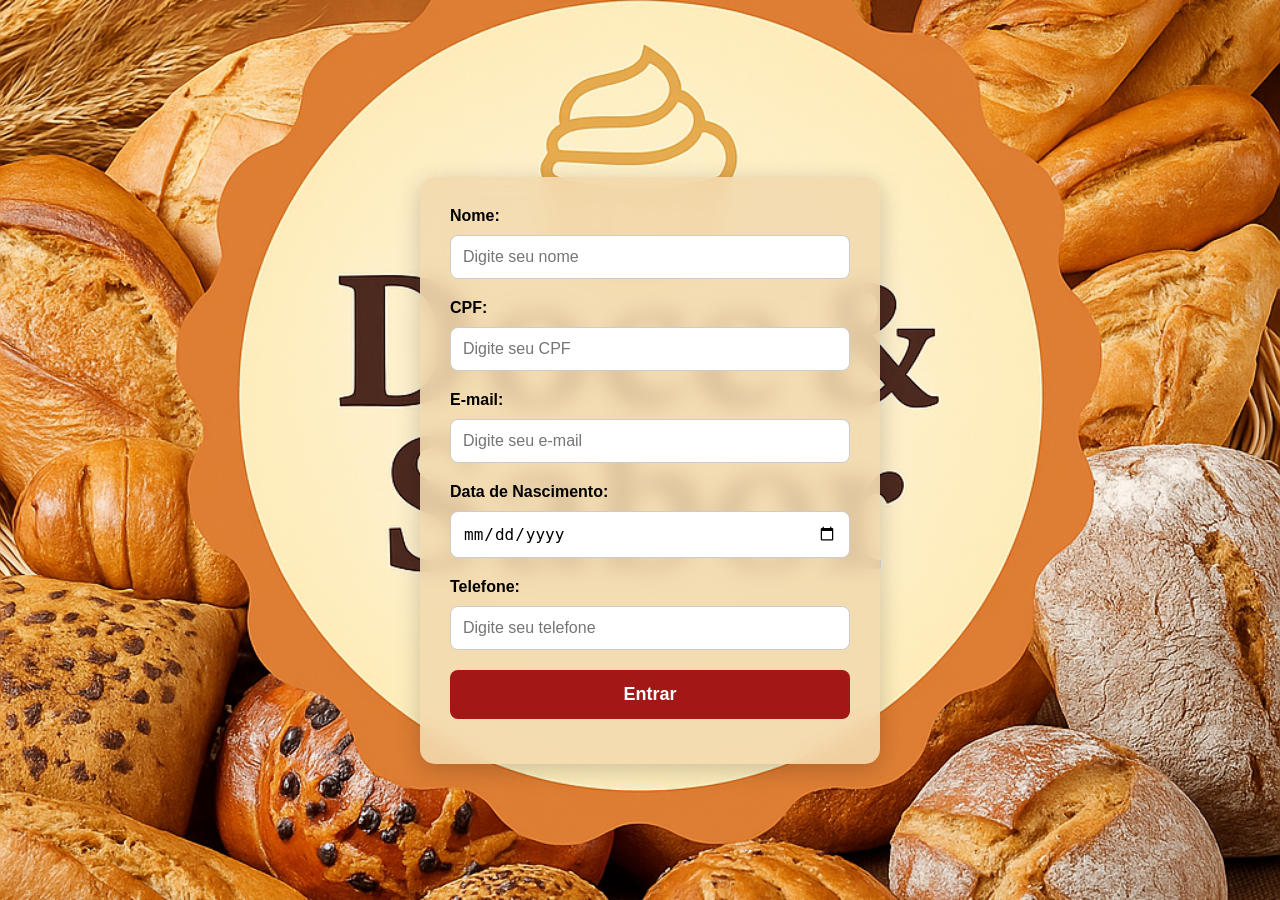
<file: src/main/resources/static/index.html>
<!DOCTYPE html>
<html lang="pt-br">
<head>
    <meta charset="UTF-8">
    <meta http-equiv="X-UA-Compatible" content="IE=edge">
    <meta name="viewport" content="width=device-width, initial-scale=1.0">
    <title>Doce & Sabor </title>
    <link rel="stylesheet" href="../static/css/index.css">
    
</head>
<body>


     <div class="form-container">
        <label for="nome">Nome:</label>
        <input type="text" id="nome" name="nome" placeholder="Digite seu nome" />
    
        <label for="cpf">CPF:</label>
        <input type="text" id="cpf" name="cpf" placeholder="Digite seu CPF" />
    
        <label for="email">E-mail:</label>
        <input type="email" id="email" name="email" placeholder="Digite seu e-mail" />

        <label for="nascimento">Data de Nascimento:</label>
        <input type="date" id="nascimento" name="nascimento" />

        <label for="telefone">Telefone:</label>
        <input type="tel" id="telefone" name="telefone" placeholder="Digite seu telefone" />

        <a href="">
          <button type="button">Entrar</button>
        </a>
        
      </div>
</body>
</html>
</file>
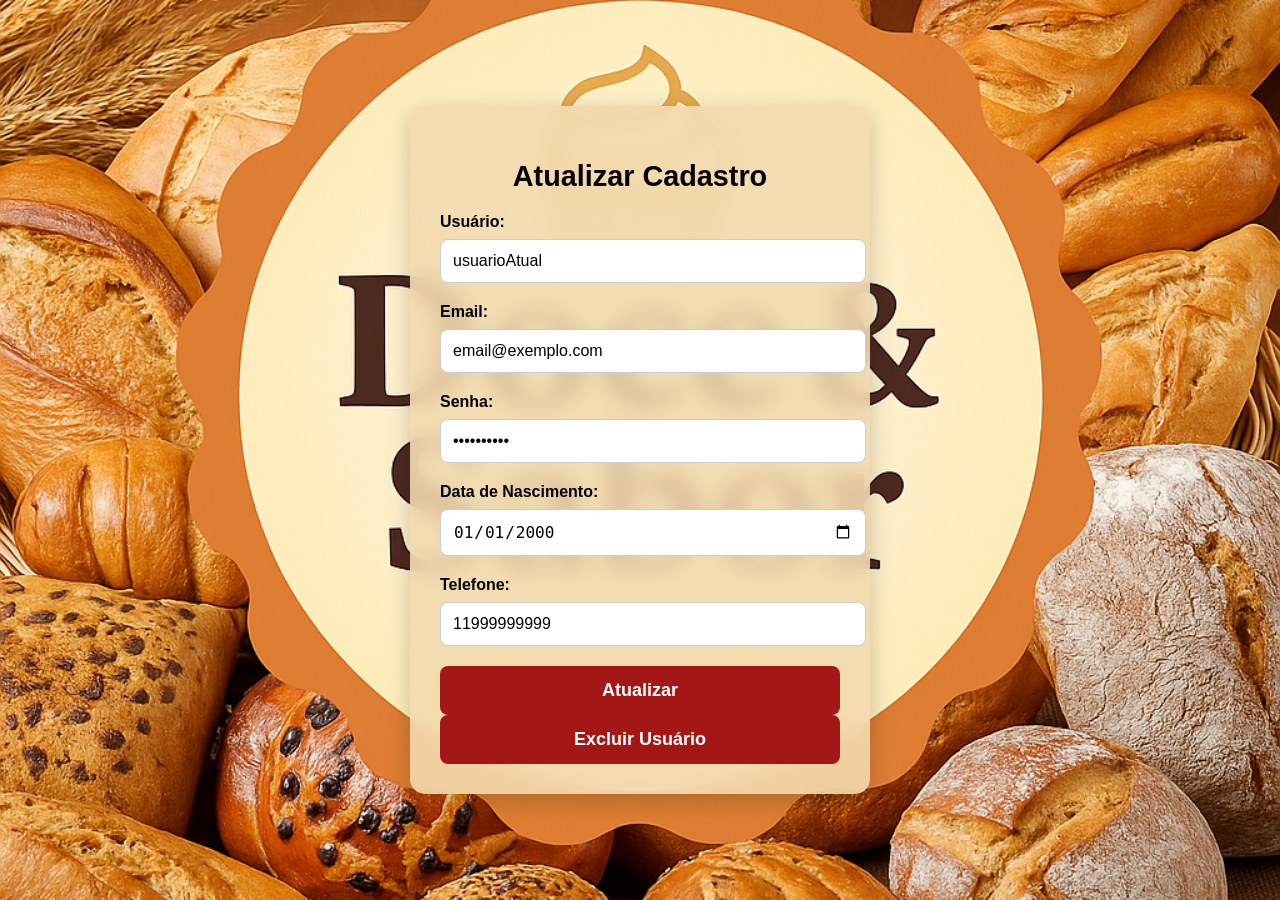
<file: src/main/resources/static/atualizar.html>
<!DOCTYPE html>
<html lang="en">
<head>
    <meta charset="UTF-8">
    <meta http-equiv="X-UA-Compatible" content="IE=edge">
    <meta name="viewport" content="width=device-width, initial-scale=1.0">
    <title>Atualizar Cadastro</title>
    <link rel="stylesheet" href="../static/css/usu.css">
</head>
<body>

<div class="login-container">
    <h2>Atualizar Cadastro</h2>

    <!-- Formulário de atualização -->
    <form action="atualizar.html" method="post">
        <label for="usuario">Usuário:</label>
        <input type="text" id="usuario" name="usuario" value="usuarioAtual" required>

        <label for="email">Email:</label>
        <input type="text" id="email" name="email" value="email@exemplo.com" required>

        <label for="senha">Senha:</label>
        <input type="password" id="senha" name="senha" value="senhaAtual" required>

        <label for="data_nascimento">Data de Nascimento:</label>
        <input type="date" id="data_nascimento" name="data_nascimento" value="2000-01-01" required>

        <label for="telefone">Telefone:</label>
        <input type="tel" id="telefone" name="telefone" value="11999999999" required pattern="[0-9]{10,11}" title="Digite um número válido">

        <button type="submit" class="btn btn-login">Atualizar</button>
    </form>

    <!-- Botão de exclusão -->
    <form action="excluir.html" method="post" onsubmit="return confirm('Tem certeza que deseja excluir sua conta?');">
        <button type="submit" class="btn btn-cadastro">Excluir Usuário</button>
    </form>
</div>

</body>
</html>
</file>
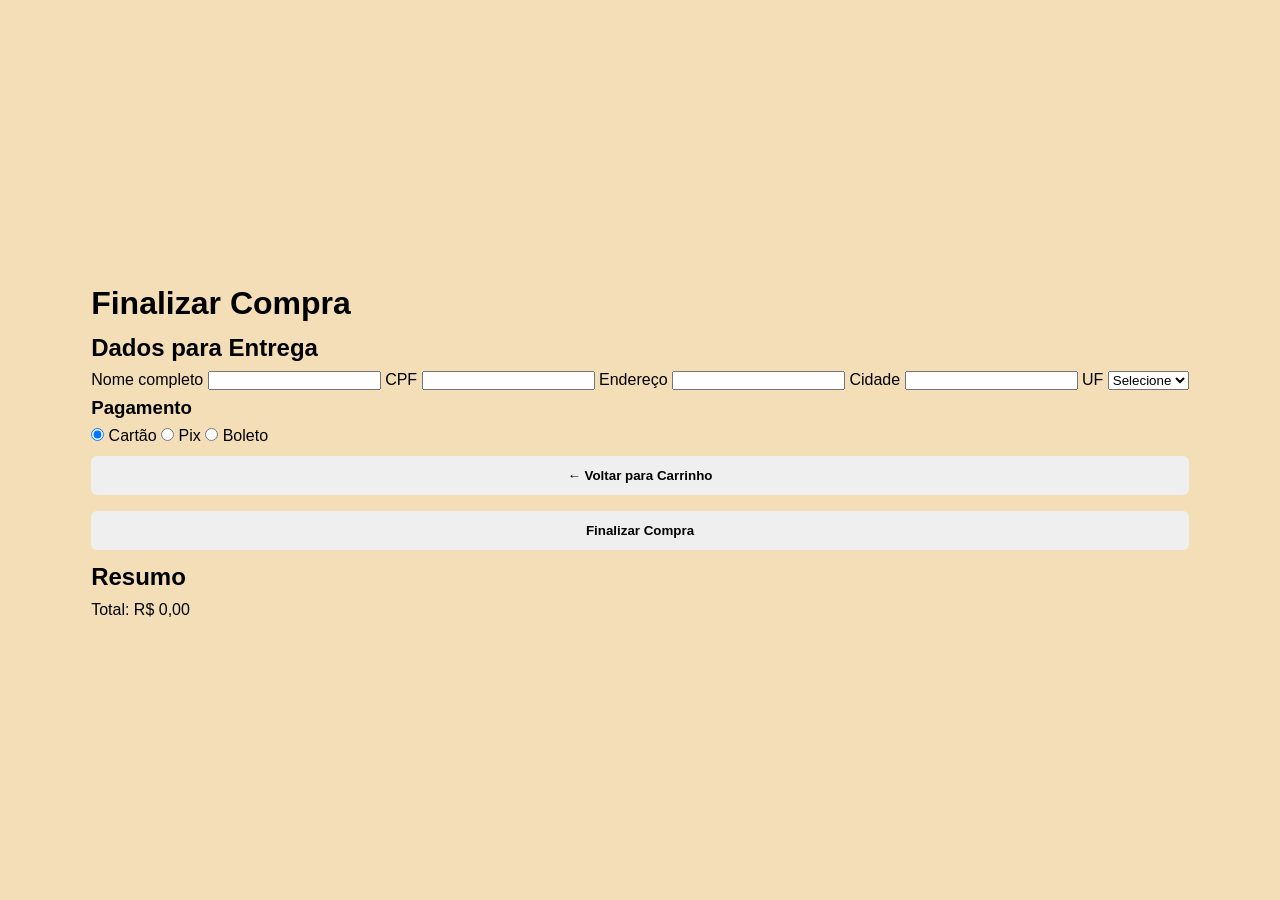
<file: src/main/resources/static/compra.html>
<!DOCTYPE html>
<html lang="en">
<head>
    <meta charset="UTF-8">
    <meta http-equiv="X-UA-Compatible" content="IE=edge">
    <meta name="viewport" content="width=device-width, initial-scale=1.0">
    <title>Document</title>
    <link rel="stylesheet" href="../static/css/comp.css">
</head>
<body>
   <!-- CARRINHO -->
<!-- <div id="carrinho" style="display: block;">
    <h1>Meu Carrinho</h1>
    <ul id="listaCarrinho"></ul>
    <div class="total">
        Total: <span id="totalCarrinho">R$ 0,00</span>
    </div>
    <div class="botoes-carrinho">
        <button id="btnVoltarProdutos" class="btn">← Voltar para Produtos</button>
        <button id="irCheckout" class="btn btn-finalizar">Finalizar Compra</button>
    </div>
</div> -->

<!-- CHECKOUT -->
<div id="checkout" style="display: block;">
    <h1>Finalizar Compra</h1>
    <div class="grid">
        <!-- Formulário -->
        <section class="card">
            <h2>Dados para Entrega</h2>
            <form id="checkoutForm">
                <label>Nome completo
                    <input type="text" id="nome" required>
                </label>
                <label>CPF
                    <input type="text" id="cpf" required>
                </label>
                <label>Endereço
                    <input type="text" id="endereco" required>
                </label>
                <label>Cidade
                    <input type="text" id="cidade" required>
                </label>
                <label>UF
                    <select id="uf" required>
                        <option value="">Selecione</option>
                        <option>SP</option><option>RJ</option><option>MG</option>
                        <option>RS</option><option>SC</option><option>PR</option>
                    </select>
                </label>

                <h3>Pagamento</h3>
                <label><input type="radio" name="pagamento" value="cartao" checked> Cartão</label>
                <label><input type="radio" name="pagamento" value="pix"> Pix</label>
                <label><input type="radio" name="pagamento" value="boleto"> Boleto</label>

                <div class="botoes">
                    <button type="button" id="btnVoltar" class="btn">← Voltar para Carrinho</button>
                    <button type="submit" class="btn btn-finalizar">Finalizar Compra</button>
                </div>
            </form>
        </section>

        <!-- Resumo do Pedido -->
        <aside class="card">
            <h2>Resumo</h2>
            <ul id="resumo"></ul>
            <div class="total">
                Total: <span id="total">R$ 0,00</span>
            </div>
        </aside>
    </div>
</div>

<script>
    // Itens do carrinho
    const itensCarrinho = [
        { nome: 'Pão Francês', preco: 1.50, qtd: 6 },
        { nome: 'Sonho', preco: 6.90, qtd: 2 }
    ];

    function renderCarrinho() {
        const lista = document.getElementById('listaCarrinho');
        const totalSpan = document.getElementById('totalCarrinho');
        lista.innerHTML = '';
        let total = 0;

        itensCarrinho.forEach(item => {
            const li = document.createElement('li');
            const subtotal = item.preco * item.qtd;
            li.textContent = `${item.qtd}x ${item.nome} - R$ ${subtotal.toFixed(2)}`;
            lista.appendChild(li);
            total += subtotal;
        });

        totalSpan.textContent = `R$ ${total.toFixed(2)}`;
    }

    function renderResumo() {
        const resumo = document.getElementById('resumo');
        const totalSpan = document.getElementById('total');
        resumo.innerHTML = '';
        let total = 0;

        itensCarrinho.forEach(item => {
            const li = document.createElement('li');
            const subtotal = item.preco * item.qtd;
            li.textContent = `${item.qtd}x ${item.nome} - R$ ${subtotal.toFixed(2)}`;
            resumo.appendChild(li);
            total += subtotal;
        });

        totalSpan.textContent = `R$ ${total.toFixed(2)}`;
    }

    // Trocar de tela
    document.getElementById('irCheckout').addEventListener('click', () => {
        document.getElementById('carrinho').style.display = 'none';
        document.getElementById('checkout').style.display = 'block';
        renderResumo();
    });

    document.getElementById('btnVoltar').addEventListener('click', () => {
        document.getElementById('checkout').style.display = 'none';
        document.getElementById('carrinho').style.display = 'block';
        renderCarrinho();
    });

    document.getElementById('btnVoltarProdutos').addEventListener('click', () => {
        window.location.href = ""; // Substitua pelo link da página de produtos
    });

    document.getElementById('checkoutForm').addEventListener('submit', e => {
        e.preventDefault();
        alert('Compra finalizada! Obrigado.');
    });

    // Inicializa o carrinho
    renderCarrinho();
</script>
    
</body>
</html>
</file>
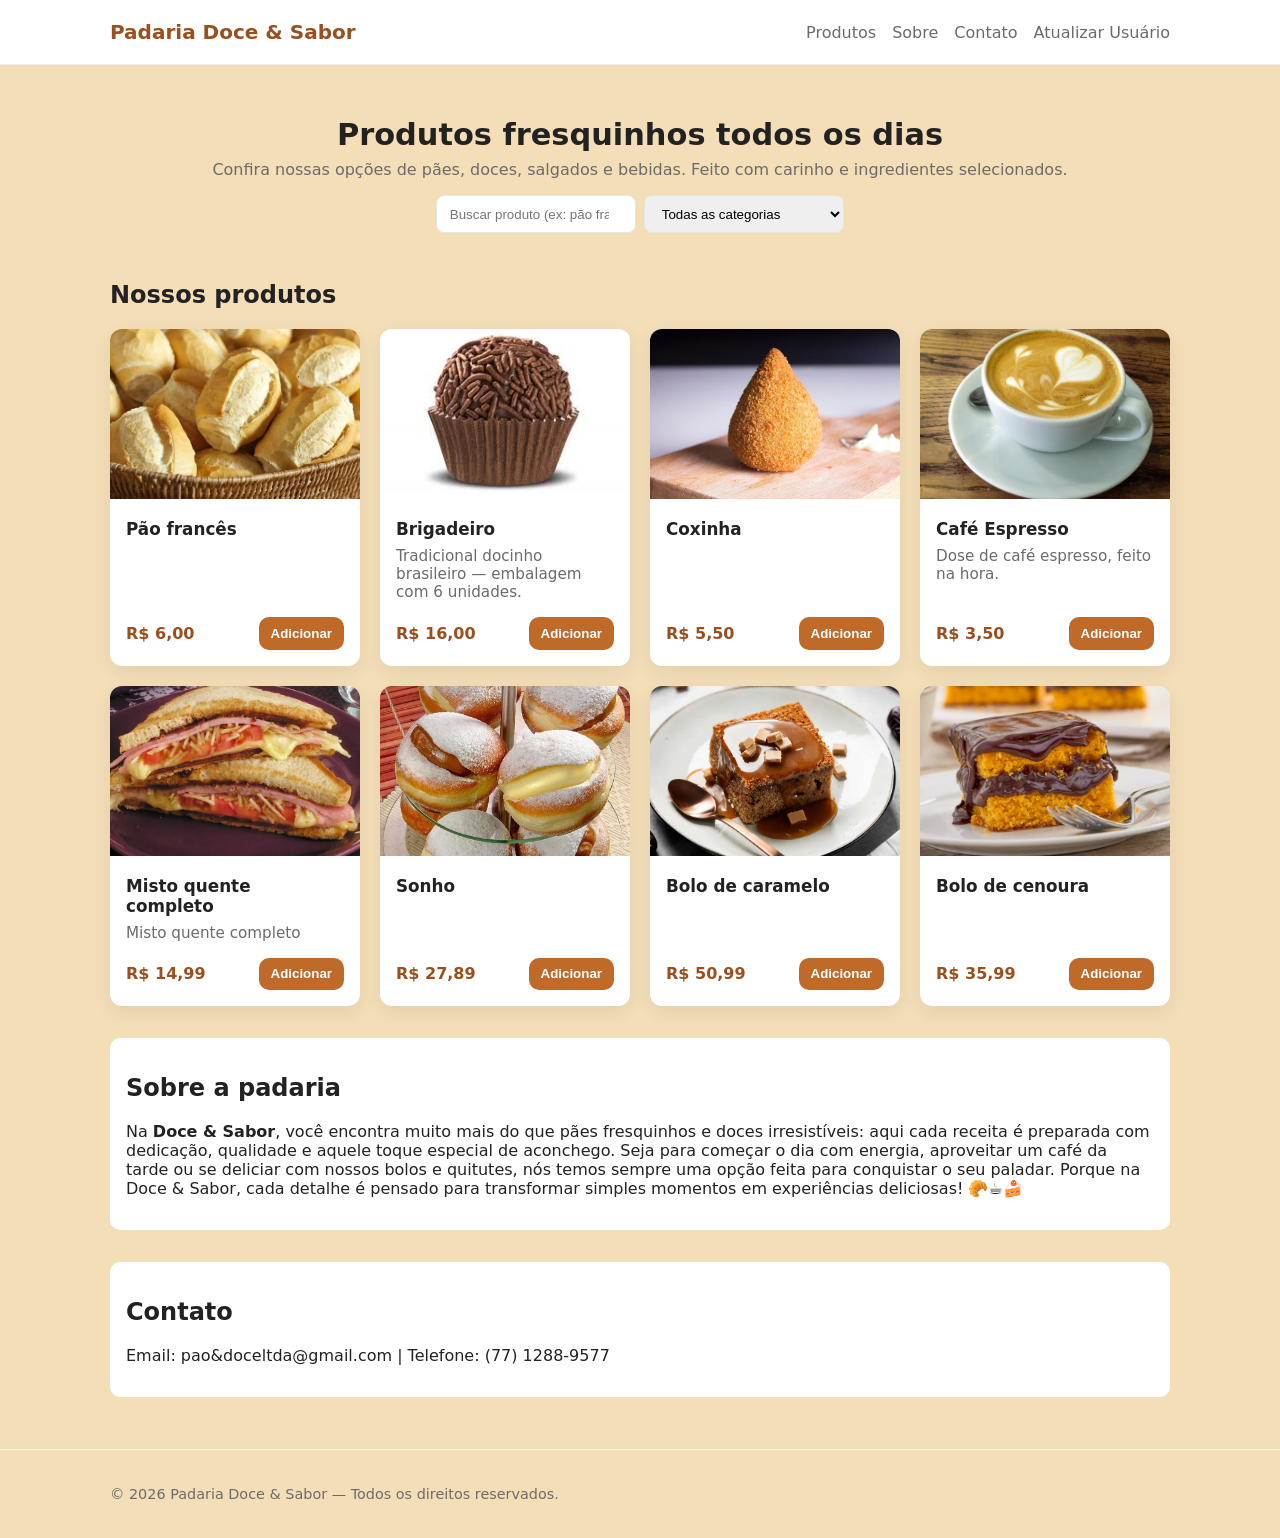
<file: src/main/resources/static/produtos.html>
<!-- == index.html == -->
<!doctype html>
<html lang="pt-BR">
<head>
  <meta charset="utf-8">
  <meta name="viewport" content="width=device-width, initial-scale=1">
  <title>Padaria - Produtos</title>
  <link rel="stylesheet" href="../static/css/pod.css">
</head>
<body>
  <header class="site-header">
    <div class="container">
      <a href="#" class="brand">Padaria Doce & Sabor</a>
      <nav class="nav" aria-label="Navegação principal">
        <ul>
          <li><a href="#Produtos">Produtos</a></li>
          <li><a href="#Sobre">Sobre</a></li>
          <li><a href="#Contato">Contato</a></li>
          <li><a href="atualizar.html">Atualizar Usuário</a></li>
        </ul>
      </nav>
    </div>
  </header>

  <main class="container">
    <section class="hero">
      <h1>Produtos fresquinhos todos os dias</h1>
      <p>Confira nossas opções de pães, doces, salgados e bebidas. Feito com carinho e ingredientes selecionados.</p>
      <div class="controls">
        <label for="buscar" class="sr-only">Buscar produtos</label>
        <input id="buscar" type="search" placeholder="Buscar produto (ex: pão francês)" aria-label="Buscar produtos">

        <label for="filtro" class="sr-only">Filtrar por categoria</label>
        <select id="filtro" aria-label="Filtrar por categoria">
          <option value="all">Todas as categorias</option> 
          <option value="paes">Pães</option>
          <option value="doces">Doces</option>
          <option value="salgados">Salgados</option>
          <option value="bebidas">Bebidas</option>
        </select>
      </div>
    </section>

    <section id="produtos" class="product-section" aria-labelledby="produtos-titulo">
      <h2 id="produtos-titulo">Nossos produtos</h2>

      <ul class="products-grid" role="list">

        <li class="product-card" data-category="Pães">
          <img src="../static/img/Pão.jpg" alt="Pão francês crocante">
          <div class="card-body">
            <h3 class="product-name"> Pão francês</h3>
            <p class="product-desc"></p>
            <div class="card-meta">
              <span class="price">R$ 6,00</span>
              <a href="carrinho.html"><button class="btn btn-primary" aria-label="Adicionar Pão Francês ao carrinho">Adicionar</button>
            </a>
              
            </div>
          </div>
        </li>

        <li class="product-card" data-category="doces">
          <img src="../static/img/brigadeiro.jpg" alt="Brigadeiro">
          <div class="card-body">
            <h3 class="product-name">Brigadeiro</h3>
            <p class="product-desc">Tradicional docinho brasileiro — embalagem com 6 unidades.</p>
            <div class="card-meta">
              <span class="price">R$ 16,00</span>
             <a href="carrinho.html">
              <button class="btn btn-primary" aria-label="Adicionar Brigadeiro ao carrinho">Adicionar</button>
             </a> 
            </div>
          </div>
        </li>

        <li class="product-card" data-category="salgados">
          <img src="../static/img/Caxinha.jpg" alt="Coxinha recheada">
          <div class="card-body">
            <h3 class="product-name">Coxinha</h3>
            <p class="product-desc">    </p>
            <div class="card-meta">
              <span class="price">R$ 5,50</span>
              <button class="btn btn-primary" aria-label="Adicionar Coxinha ao carrinho">Adicionar</button>
            </div>
          </div>
        </li>

        <li class="product-card" data-category="bebidas">
          <img src="../static/img/Cafe3.jpg" alt="Café espresso">
          <div class="card-body">
            <h3 class="product-name">Café Espresso</h3>
            <p class="product-desc">Dose de café espresso, feito na hora.</p>
            <div class="card-meta">
              <span class="price">R$ 3,50</span>
              <button class="btn btn-primary" aria-label="Adicionar Café Espresso ao carrinho">Adicionar</button>
            </div>
          </div>
        </li>

        <li class="product-card" data-category="salgados">
            <img src="../static/img/misto.jpg" alt="Café espresso">
            <div class="card-body">
              <h3 class="product-name">Misto quente completo</h3>
              <p class="product-desc">Misto quente completo</p>
              <div class="card-meta">
                <span class="price">R$ 14,99</span>
                <button class="btn btn-primary" aria-label="Adicionar Café Espresso ao carrinho">Adicionar</button>
              </div>
            </div>
          </li>

          <li class="product-card" data-category="doces">
            <img src="../static/img/Sonho.jpg" alt="Café espresso">
            <div class="card-body">
              <h3 class="product-name">Sonho </h3>
              <p class="product-desc"></p>
              <div class="card-meta">
                <span class="price">R$ 27,89</span>
                <button class="btn btn-primary" aria-label="Adicionar Café Espresso ao carrinho">Adicionar</button>
              </div>
            </div>
          </li> 

          <li class="product-card" data-category="doces">
            <img src="../static/img/Bolo de caramelo.jpg" alt="Café espresso">
            <div class="card-body">
              <h3 class="product-name">Bolo de caramelo</h3>
              <p class="product-desc"></p>
              <div class="card-meta">
                <span class="price">R$ 50,99</span>
                <button class="btn btn-primary" aria-label="Adicionar Café Espresso ao carrinho">Adicionar</button>
              </div>
            </div>
          </li> 

          <li class="product-card" data-category="doces">
            <img src="../static/img/Bolo de cenoura.jpg" alt="Café espresso">
            <div class="card-body">
              <h3 class="product-name">Bolo de cenoura</h3>
              <p class="product-desc"></p>
              <div class="card-meta">
                <span class="price">R$ 35,99</span>
                <button class="btn btn-primary" aria-label="Adicionar Café Espresso ao carrinho">Adicionar</button>
              </div>
            </div>
          </li> 



 
      </ul>
    </section>

    <section id="sobre" class="about">
      <h2>Sobre a padaria</h2>
      <p>Na <Strong> Doce & Sabor</Strong>, você encontra muito mais do que pães fresquinhos e doces irresistíveis: aqui 
        cada receita é preparada com dedicação, qualidade e aquele toque especial de aconchego. Seja 
        para começar o dia com energia, aproveitar um café da tarde ou se deliciar com nossos bolos e 
        quitutes, nós temos sempre uma opção feita para conquistar o seu paladar.
        Porque na Doce & Sabor, cada detalhe é pensado para transformar simples momentos em experiências deliciosas! 🥐☕🍰 </p>
    </section>

    <section id="contato" class="contact">
      <h2>Contato</h2>
      <p>Email: pao&doceltda@gmail.com | Telefone: (77) 1288-9577</p>
    </section>
  </main>

  <footer class="site-footer">
    <div class="container">
      <p>&copy; <span id="ano"></span> Padaria Doce & Sabor — Todos os direitos reservados.</p>
    </div>
  </footer>

<script>
  document.getElementById('ano').textContent = new Date().getFullYear();

  const produtos = Array.from(document.querySelectorAll('.product-card'));
  const buscar = document.getElementById('buscar');
  const filtro = document.getElementById('filtro');

  function filtrar() {
    const q = buscar.value.trim().toLowerCase();
    const categoria = filtro.value;

    produtos.forEach(card => {
      const nome = card.querySelector('.product-name').textContent.toLowerCase();
      const desc = card.querySelector('.product-desc').textContent.toLowerCase();
      const cat = card.dataset.category;

      const matchesQuery = q === '' || nome.includes(q) || desc.includes(q);
      const matchesCategory = categoria === 'all' || cat === categoria;

      card.style.display = (matchesQuery && matchesCategory) ? '' : 'none';
    });
  }

  buscar.addEventListener('input', filtrar);
  filtro.addEventListener('change', filtrar);

  // Função para adicionar ao carrinho com controle de quantidade
  function adicionarCarrinho(nome, preco, img) {
    let carrinho = JSON.parse(localStorage.getItem('carrinho')) || [];

    // Verifica se o produto já está no carrinho
    const indexExistente = carrinho.findIndex(item => item.nome === nome);

    if (indexExistente >= 0) {
      carrinho[indexExistente].quantidade += 1;
    } else {
      carrinho.push({ nome, preco, img, quantidade: 1 });
    }

    localStorage.setItem('carrinho', JSON.stringify(carrinho));

    // Redireciona para o carrinho
    window.location.href = "carrinho.html";
  }

  // Adiciona evento aos botões de "Adicionar"
  document.querySelectorAll('.product-card').forEach(card => {
    const btn = card.querySelector('button');
    btn.addEventListener('click', () => {
      const nome = card.querySelector('.product-name').textContent;
      const precoText = card.querySelector('.price').textContent.replace('R$ ', '').replace(',', '.');
      const preco = parseFloat(precoText);
      const img = card.querySelector('img').getAttribute('src');
      adicionarCarrinho(nome, preco, img);
    });
  });
</script>

</body>
</html>
</file>
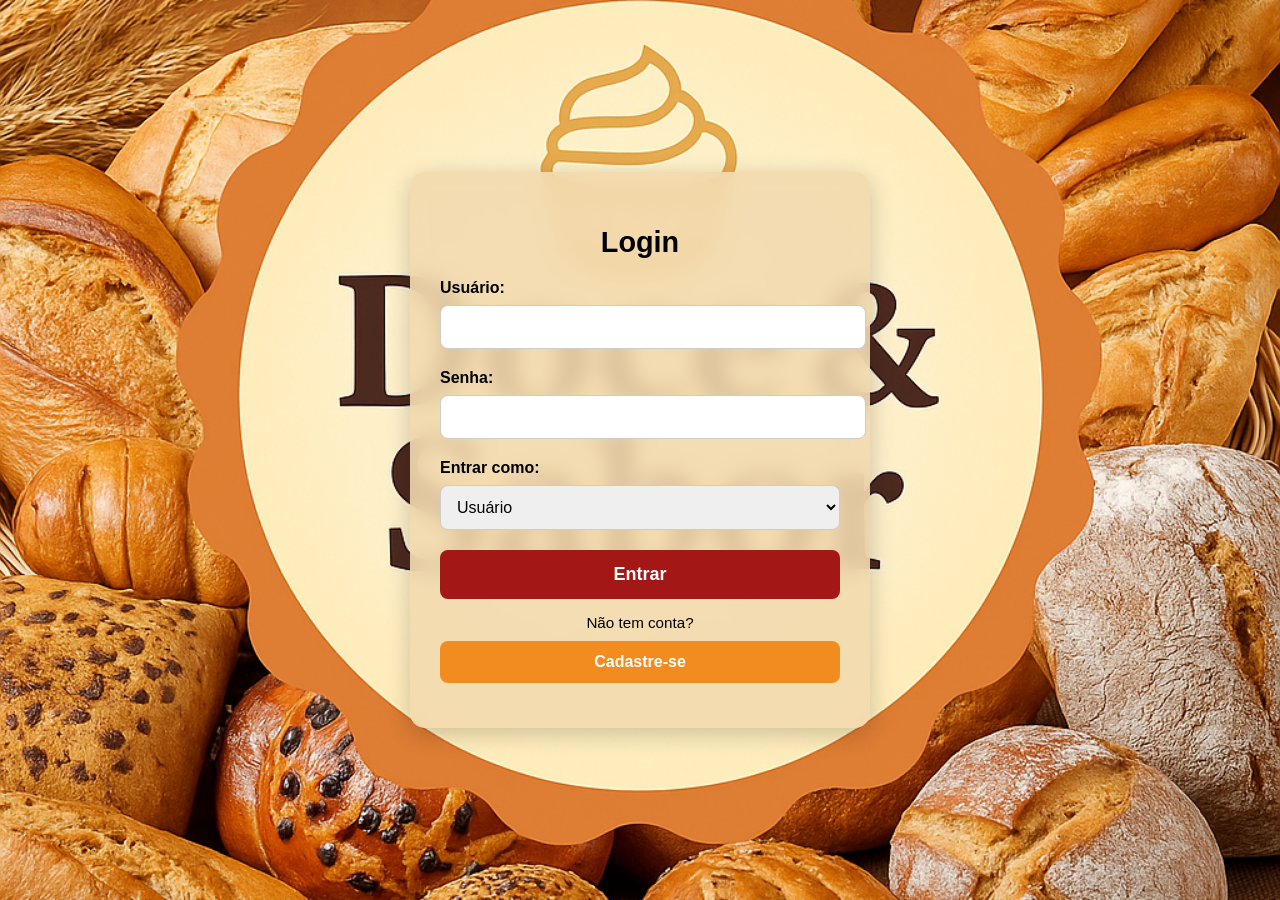
<file: src/main/resources/static/usu.html>
<!DOCTYPE html>
<html lang="pt-BR">
<head>
  <meta charset="UTF-8">
  <meta http-equiv="X-UA-Compatible" content="IE=edge">
  <meta name="viewport" content="width=device-width, initial-scale=1.0">
  <title>Login</title>
  <link rel="stylesheet" href="../static/css/usu.css">
</head>
<body>

  <div class="login-container">
    <h2>Login</h2>
    <form action="produtos.html" method="get">
      
      <label for="usuario">Usuário:</label>
      <input type="text" id="usuario" name="usuario" required>

      <label for="senha">Senha:</label>
      <input type="password" id="senha" name="senha" required>

      <!-- Nova aba de seleção -->
      <label for="tipo">Entrar como:</label>
      <select id="tipo" name="tipo" required>
        <option value="user">Usuário</option>
        <option value="admin">Admin</option>
      </select>

      <button type="submit">Entrar</button>
    </form>

    <p>Não tem conta? 
      <a href="index.html">
        <button type="button">Cadastre-se</button>
      </a>
    </p>
  </div>

</body>
</html>
</file>
<file: src/main/resources/static/css/index.css>
/* Faz a imagem cobrir toda a página */
body {
    margin: 0;
    padding: 0;
    height: 100vh;
    background-image: url('../img/pao&sabor.png'); /* caminho da sua imagem */
    background-size: cover; /* cobre toda a tela */
    background-position: center; /* centraliza a imagem */
    background-repeat: no-repeat;
    display: flex;
    justify-content: center;
    align-items: center;
    font-family: Arial, sans-serif;
}

.form-container {
    background-color: rgba(255, 255, 255, 0.85); /* branco semi-transparente */
    padding: 30px;
    border-radius: 10px;
    box-shadow: 0 0 15px rgba(0,0,0,0.3);
    width: 350px;
}

h1 {
    text-align: center;
    margin-bottom: 20px;
}

/* Inputs e botão */
input, button {
    width: 100%;
    padding: 10px;
    margin-bottom: 15px;
    border-radius: 5px;
    border: 1px solid #ccc;
    box-sizing: border-box;
}

button {
    background-color: #f28b20;
    color: white;
    border: none;
    cursor: pointer;
}

button:hover {
    background-color: hsl(30, 81%, 48%);
}




/* Container do formulário */
.form-container {
  width: 100%;
  max-width: 400px;  /* Ajusta o tamanho máximo da caixa */
  margin-left: 20px; /* Ajusta a margem à esquerda */
  margin-top: 40px;  /* Deixa uma margem no topo */
  padding: 30px;
  background-color: #f3daafe1; /* Leve transparência para o fundo */
  border-radius: 15px;
  box-shadow: 0 6px 25px rgba(0, 0, 0, 0.2);
  backdrop-filter: blur(10px); /* Adiciona um desfoque ao fundo */
}

/* Labels */
.form-container label {
  display: block;
  margin-bottom: 10px;
  font-weight: bold;
  color: #000000;
  font-size: 16px;
}

/* Inputs */
.form-container input[type="text"],
.form-container input[type="email"],
.form-container input[type="tel"],
.form-container input[type="date"] {
  width: 100%;
  padding: 12px;
  margin-bottom: 20px;
  border: 1.5px solid #ccc;
  border-radius: 8px;
  font-size: 16px;
  transition: all 0.3s ease;
}

/* Efeito ao focar no input */
.form-container input:focus {
  border-color: #09ec11;
  outline: none;
  box-shadow: 0 0 8px rgba(8, 209, 15, 0.6);
}

/* Botão */
.form-container button {
  width: 100%;
  padding: 14px;
  background-color: #a31717;
  border: none;
  border-radius: 8px;
  font-size: 18px;
  font-weight: bold;
  color: #fff;
  cursor: pointer;
  transition: background-color 0.3s ease, transform 0.2s ease;
}

/* Botão hover */
.form-container button:hover {
  background-color: #9c0c0c;
  transform: translateY(-2px); /* Sutil animação para dar feedback visual */
}

/* Botão foco */
.form-container button:focus {
  outline: none;
  box-shadow: 0 0 5px #08d10f;
}

/* Responsividade para telas menores */
@media (max-width: 480px) {
  .form-container {
    padding: 20px;
    max-width: 90%;
    margin-left: 10px; /* Ajuste da margem em dispositivos pequenos */
  }
  .form-container input,
  .form-container button {
    font-size: 14px;
  }
}
</file>
<file: src/main/resources/static/css/usu.css>
/* Fundo com imagem */
body {
    margin: 0;
    padding: 0;
    height: 100vh;
    background-image: url('../img/pao&sabor.png'); /* caminho da imagem */
    background-size: cover;
    background-position: center;
    background-repeat: no-repeat;
  
    display: flex;
    justify-content: center;
    align-items: center;
    font-family: Arial, sans-serif;
  }
  
  /* Container do login */
  .login-container {
    width: 100%;
    max-width: 400px;
    padding: 30px;
    background-color: #f3daafe1; /* leve transparência */
    border-radius: 15px;
    box-shadow: 0 6px 25px rgba(0, 0, 0, 0.2);
    backdrop-filter: blur(10px);
    text-align: center;
  }
  
  /* Título */
  .login-container h2 {
    margin-bottom: 20px;
    font-size: 1.8em;
    color: #000000;
  }
  
  /* Labels */
  .login-container label {
    display: block;
    margin-bottom: 8px;
    font-weight: bold;
    color: #000000;
    text-align: left;
    font-size: 16px;
  }
  
  /* Inputs e Select */
  .login-container input,
  .login-container select {
    width: 100%;
    padding: 12px;
    margin-bottom: 20px;
    border: 1.5px solid #ccc;
    border-radius: 8px;
    font-size: 16px;
    transition: all 0.3s ease;
  }
  
  /* Foco nos inputs */
  .login-container input:focus,
  .login-container select:focus {
    border-color: #09ec11;
    outline: none;
    box-shadow: 0 0 8px rgba(8, 209, 15, 0.6);
  }
  
  /* Botão principal (Entrar) */
  .login-container button[type="submit"] {
    width: 100%;
    padding: 14px;
    background-color: #a31717;
    border: none;
    border-radius: 8px;
    font-size: 18px;
    font-weight: bold;
    color: #fff;
    cursor: pointer;
    transition: background-color 0.3s ease, transform 0.2s ease;
  }
  
  /* Hover no botão */
  .login-container button[type="submit"]:hover {
    background-color: #9c0c0c;
    transform: translateY(-2px);
  }
  
  /* Botão de cadastro (secundário) */
  .login-container button[type="button"] {
    width: 100%;
    padding: 12px;
    background-color: #f28b20;
    border: none;
    border-radius: 8px;
    font-size: 16px;
    font-weight: bold;
    color: #fff;
    cursor: pointer;
    margin-top: 10px;
    transition: background-color 0.3s ease, transform 0.2s ease;
  }
  
  /* Hover no botão de cadastro */
  .login-container button[type="button"]:hover {
    background-color: hsl(30, 81%, 48%);
    transform: translateY(-2px);
  }
  
  /* Texto abaixo */
  .login-container p {
    margin-top: 15px;
    font-size: 0.95em;
    color: #000;
  }
  
  /* Responsividade */
  @media (max-width: 480px) {
    .login-container {
      padding: 20px;
      max-width: 90%;
    }
    .login-container input,
    .login-container button {
      font-size: 14px;
    }
  }
</file>
<file: src/main/resources/static/css/comp.css>
/* --- RESET BÁSICO --- */
* {
    margin: 0;
    padding: 0;
    box-sizing: border-box;
  }
  
  /* --- BODY --- */
  body {
    font-family: 'Arial', sans-serif;
    background-color: #f3daafe1;
    color: #000000;
    line-height: 1.6;
    padding: 20px;
    display: flex;
    justify-content: center;
    align-items: center;
    min-height: 100vh;
  }
  
  /* --- CONTAINER DE LOGIN --- */
  .login-container {
    width: 320px;
    padding: 25px;
    background: #f3cccc75;
    border-radius: 10px;
    box-shadow: 0 4px 8px rgb(0, 0, 0);
    text-align: center;
  }
  
  .login-container h2 {
    margin-bottom: 20px;
    font-size: 1.8em;
    color: #000000;
  }
  
  /* --- LABELS E INPUTS --- */
  .login-container label {
    display: block;
    margin-bottom: 8px;
    font-weight: 500;
    text-align: left;
  }
  
  .login-container input {
    width: 100%;
    padding: 10px;
    margin-bottom: 15px;
    border: 1px solid #cccccc63;
    border-radius: 6px;
    transition: 0.3s;
  }
  
  .login-container input:focus {
    border-color: #189134;
    outline: none;
    box-shadow: 0 0 5px rgba(40, 167, 69, 0.5);
  }
  
  /* --- BOTÕES --- */
  .btn {
    width: 100%;
    padding: 12px;
    margin: 8px 0;
    cursor: pointer;
    border: none;
    border-radius: 6px;
    font-weight: bold;
    transition: 0.3s;
  }
  
  .btn-login {
    background-color: #1fbe44;
    color: #fff;
  }
  
  .btn-login:hover {
    background-color: #37d65a;
  }
  
  .btn-cadastro {
    background-color: #f70f26;
    color: #fff;
  }
  
  .btn-cadastro:hover {
    background-color: #c82333;
  }
</file>
<file: src/main/resources/static/css/pod.css>
:root{
    --bg: #f3daafe1;
    --card: #ffffff;
    --muted: #6b6b6b;
    --accent: #c06a2a;
    --accent-dark: #9a4f1f;
    --radius: 12px;
    --shadow: 0 6px 18px rgba(42,42,42,0.08);
    --container-width: 1100px;
    --max-width-mobile: 100%;
  }
  
  *{box-sizing:border-box}
  html,body{height:100%}
  body{
    margin:0;
    font-family: Inter, system-ui, -apple-system, 'Segoe UI', Roboto, 'Helvetica Neue', Arial;
    background:var(--bg);
    color:#222;
    -webkit-font-smoothing:antialiased;
    -moz-osx-font-smoothing:grayscale;
  }
  
  .container{
    width:calc(100% - 2rem);
    max-width:var(--container-width);
    margin:0 auto;
    padding:1.25rem;
  }
  
  .site-header{
    background:linear-gradient(90deg,#fff 0%, #fff 60%);
    border-bottom:1px solid #eee;
  }
  .site-header .container{
    display:flex;
    align-items:center;
    justify-content:space-between;
  }
  .brand{
    font-weight:700;
    color:var(--accent-dark);
    text-decoration:none;
    font-size:1.25rem;
  }
  .nav ul{list-style:none;margin:0;padding:0;display:flex;gap:1rem}
  .nav a{color:var(--muted);text-decoration:none}
  .nav a:hover{text-decoration:underline}
  
  .hero{
    text-align:center;
    padding:2rem 0 1.5rem;
  }
  .hero h1{margin:0 0 .5rem;font-size:1.9rem}
  .hero p{margin:0 0 1rem;color:var(--muted)}
  .controls{display:flex;gap:.5rem;justify-content:center;flex-wrap:wrap}
  .controls input, .controls select{
    padding:.6rem .8rem;border-radius:8px;border:1px solid #e6e6e6;min-width:200px
  }
  
  .product-section{margin-top:1.5rem}
  .products-grid{
    list-style:none;padding:0;margin:0;display:grid;grid-template-columns:repeat(4,1fr);gap:1.25rem
  }
  .product-card{
    background:var(--card);
    border-radius:var(--radius);
    box-shadow:var(--shadow);
    overflow:hidden;display:flex;flex-direction:column;
  }
  .product-card img{width:100%;height:170px;object-fit:cover;display:block}
  .card-body{padding:1rem;flex:1;display:flex;flex-direction:column}
  .product-name{margin:.25rem 0 .5rem;font-size:1.05rem}
  .product-desc{margin:0 0 auto;color:var(--muted);font-size:.95rem}
  .card-meta{display:flex;align-items:center;justify-content:space-between;margin-top:1rem}
  .price{font-weight:700;color:var(--accent-dark)}
  
  .btn{border:0;padding:.55rem .75rem;border-radius:10px;cursor:pointer;font-weight:600}
  .btn-primary{background:var(--accent);color:#fff}
  .btn-primary:hover{background:var(--accent-dark)}
  
  .about, .contact{margin-top:2rem;background:linear-gradient(180deg,#fff,#fff);padding:1rem;border-radius:10px}
  
  .site-footer{margin-top:2rem;padding:1rem 0;border-top:1px solid #eee}
  .site-footer p{margin:0;color:var(--muted);font-size:.9rem}
  
  /* Accessible hidden class for SR-only labels */
  .sr-only{position:absolute;width:1px;height:1px;padding:0;margin:-1px;overflow:hidden;clip:rect(0,0,0,0);white-space:nowrap;border:0}
  
  /* Responsividade */
  @media (max-width:1000px){
    .products-grid{grid-template-columns:repeat(3,1fr)}
  }
  @media (max-width:700px){
    .products-grid{grid-template-columns:repeat(2,1fr)}
    .hero h1{font-size:1.5rem}
  }
  @media (max-width:420px){
    .products-grid{grid-template-columns:1fr}
    .nav{display:none}
    .controls input{min-width:140px}
  }
  
  /* Pequenas melhorias visuais */
  .product-card:focus-within{outline:3px solid rgba(192,106,42,0.12)}
  
  /* Utilitárias */
  .text-center{text-align:center}
</file>
